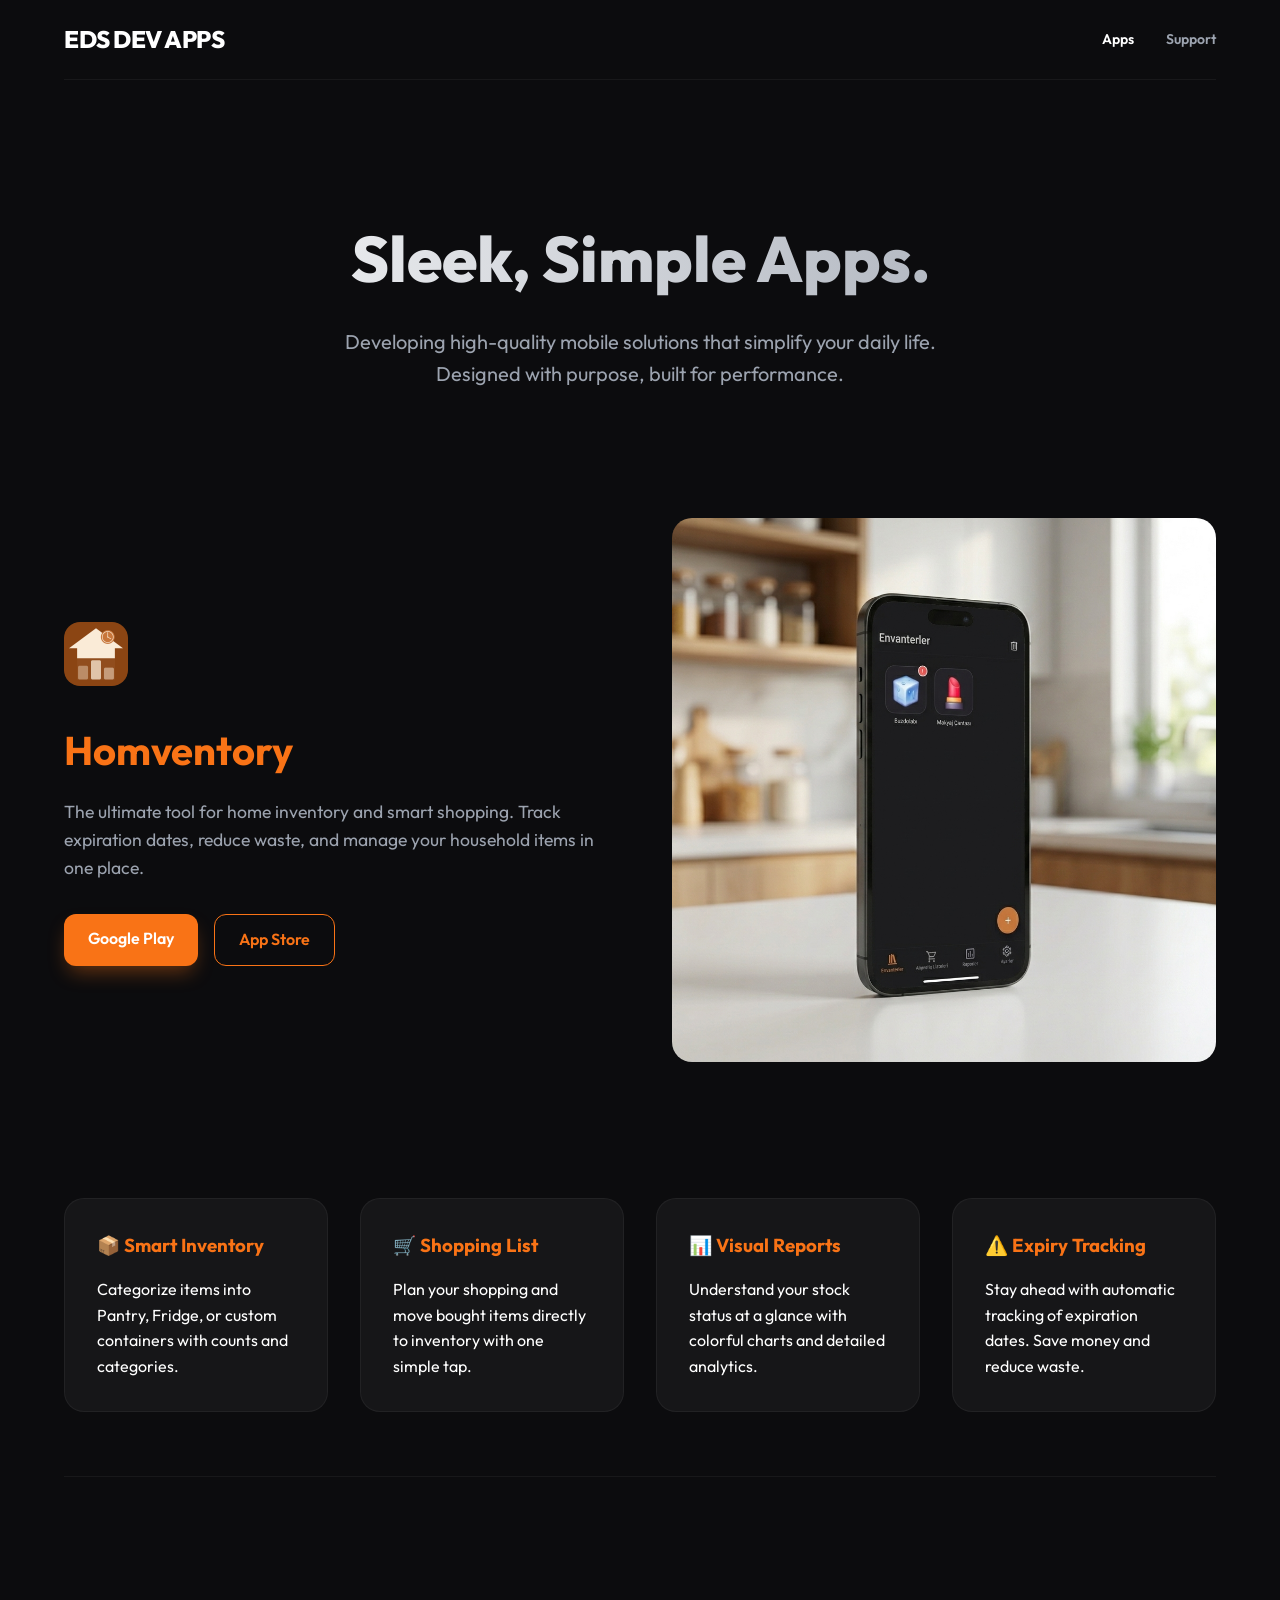
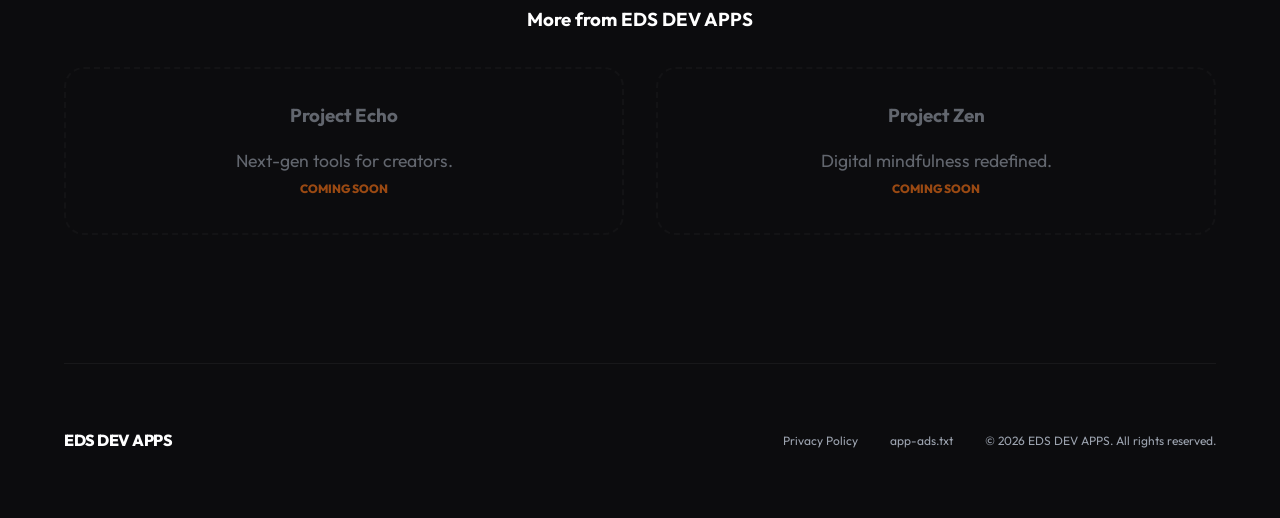
<file: index.html>
<!DOCTYPE html>
<html lang="en">
<head>
    <meta charset="UTF-8">
    <meta name="viewport" content="width=device-width, initial-scale=1.0">
    <title>Homventory | Smart Home Inventory & Shopping List</title>
    <meta name="description" content="Homventory - Manage your home inventory, track expiration dates, and simplify your shopping list. Developed by EDS DEV APPS.">
    <link rel="preconnect" href="https://fonts.googleapis.com">
    <link rel="preconnect" href="https://fonts.gstatic.com" crossorigin>
    <link href="https://fonts.googleapis.com/css2?family=Outfit:wght@400;600;800&display=swap" rel="stylesheet">
    <link rel="stylesheet" href="style.css">
</head>
<body>
    <div class="container">
        <header>
            <div class="logo-text">EDS DEV APPS</div>
            <nav style="display: flex; gap: 2rem; font-size: 0.875rem; font-weight: 600;">
                <a href="#apps" style="color: var(--text-primary); text-decoration: none;">Apps</a>
                <a href="mailto:contact@edsapps.com" style="color: var(--text-secondary); text-decoration: none;">Support</a>
            </nav>
        </header>

        <section class="hero">
            <h1>Sleek, Simple Apps.</h1>
            <p>Developing high-quality mobile solutions that simplify your daily life. Designed with purpose, built for performance.</p>
        </section>

        <section id="apps" class="app-hero">
            <div class="app-meta">
                <img src="icon.png" alt="Homventory Logo" id="app-icon">
                <h2>Homventory</h2>
                <p style="color: var(--text-secondary); margin-bottom: 2rem; font-size: 1.1rem;">The ultimate tool for home inventory and smart shopping. Track expiration dates, reduce waste, and manage your household items in one place.</p>
                <div style="display: flex; gap: 1rem;">
                    <a href="#" class="btn" style="background: var(--accent-orange); color: #fff; padding: 0.75rem 1.5rem; text-decoration: none; border-radius: 12px; font-weight: 600; box-shadow: 0 10px 20px -5px rgba(249, 115, 22, 0.4);">Google Play</a>
                    <a href="#" class="btn" style="background: transparent; border: 1px solid var(--accent-orange); color: var(--accent-orange); padding: 0.75rem 1.5rem; text-decoration: none; border-radius: 12px; font-weight: 600;">App Store</a>
                </div>
            </div>
            <div class="app-screen">
                <img src="inventory_premium.png" alt="Homventory Premium Inventory Mockup" style="width: 100%; border-radius: 20px;">
            </div>
        </section>


        <section class="features">
            <div class="feature-card">
                <h3>📦 Smart Inventory</h3>
                <p>Categorize items into Pantry, Fridge, or custom containers with counts and categories.</p>
            </div>
            <div class="feature-card">
                <h3>🛒 Shopping List</h3>
                <p>Plan your shopping and move bought items directly to inventory with one simple tap.</p>
            </div>
            <div class="feature-card">
                <h3>📊 Visual Reports</h3>
                <p>Understand your stock status at a glance with colorful charts and detailed analytics.</p>
            </div>
            <div class="feature-card">
                <h3>⚠️ Expiry Tracking</h3>
                <p>Stay ahead with automatic tracking of expiration dates. Save money and reduce waste.</p>
            </div>
        </section>

        <section class="dev-section">
            <h3 style="margin-bottom: 2rem;">More from EDS DEV APPS</h3>
            <div style="display: grid; grid-template-columns: repeat(auto-fit, minmax(250px, 1fr)); gap: 2rem;">
                <div class="feature-card" style="opacity: 0.6; border: 2px dashed var(--glass-border); background: transparent;">
                    <h3 style="color: var(--text-secondary);">Project Echo</h3>
                    <p>Next-gen tools for creators.</p>
                    <span style="font-size: 0.75rem; font-weight: 800; color: var(--accent-orange);">COMING SOON</span>
                </div>
                <div class="feature-card" style="opacity: 0.6; border: 2px dashed var(--glass-border); background: transparent;">
                    <h3 style="color: var(--text-secondary);">Project Zen</h3>
                    <p>Digital mindfulness redefined.</p>
                    <span style="font-size: 0.75rem; font-weight: 800; color: var(--accent-orange);">COMING SOON</span>
                </div>
            </div>
        </section>

        <footer>
            <div class="logo-text" style="font-size: 1rem;">EDS DEV APPS</div>
            <div style="display: flex; gap: 2rem; align-items: center;">
                <a href="homventory/privacy.html"
                    style="font-size: 0.75rem; color: var(--text-secondary); text-decoration: none;">Privacy Policy</a>
                <a href="app-ads.txt"
                    style="font-size: 0.75rem; color: var(--text-secondary); text-decoration: none;">app-ads.txt</a>
                <p style="font-size: 0.75rem;">&copy; 2026 EDS DEV APPS. All rights reserved.</p>
            </div>
        </footer>
    </div>
</body>
</html>
</file>
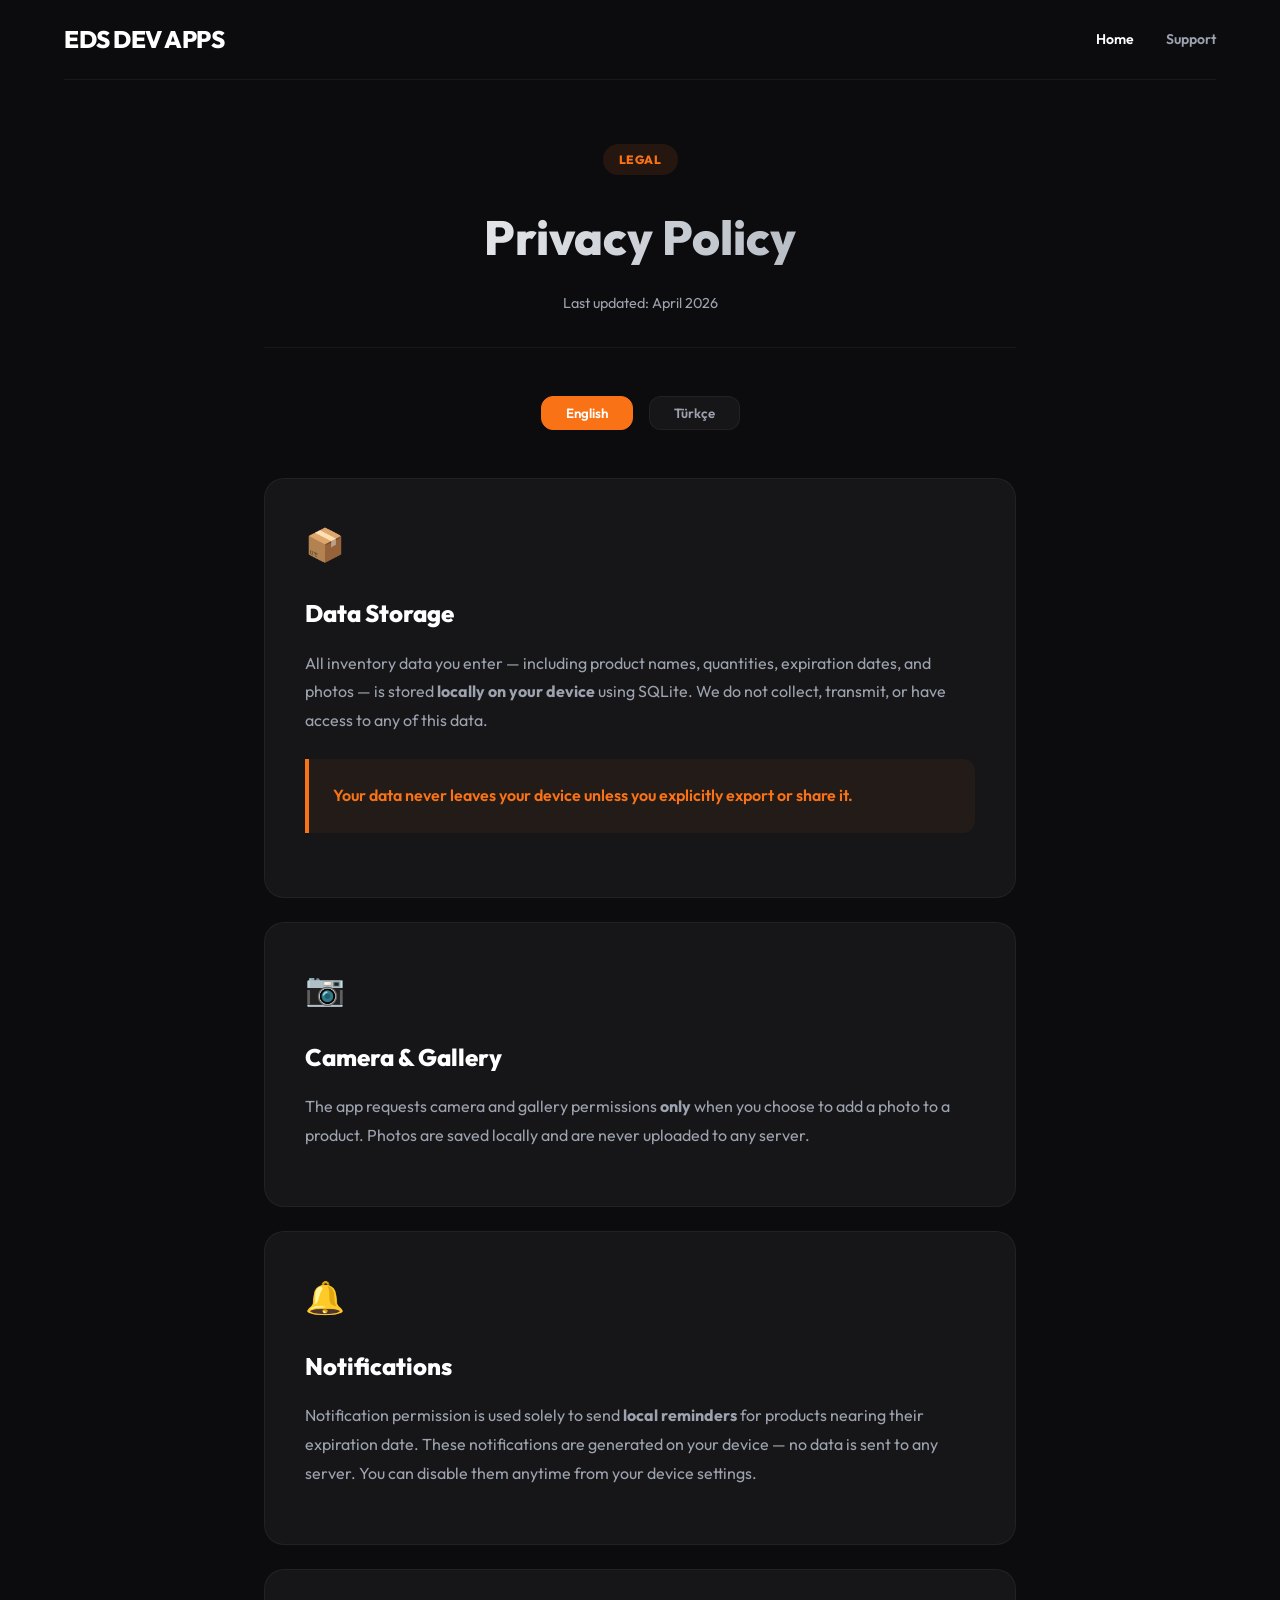
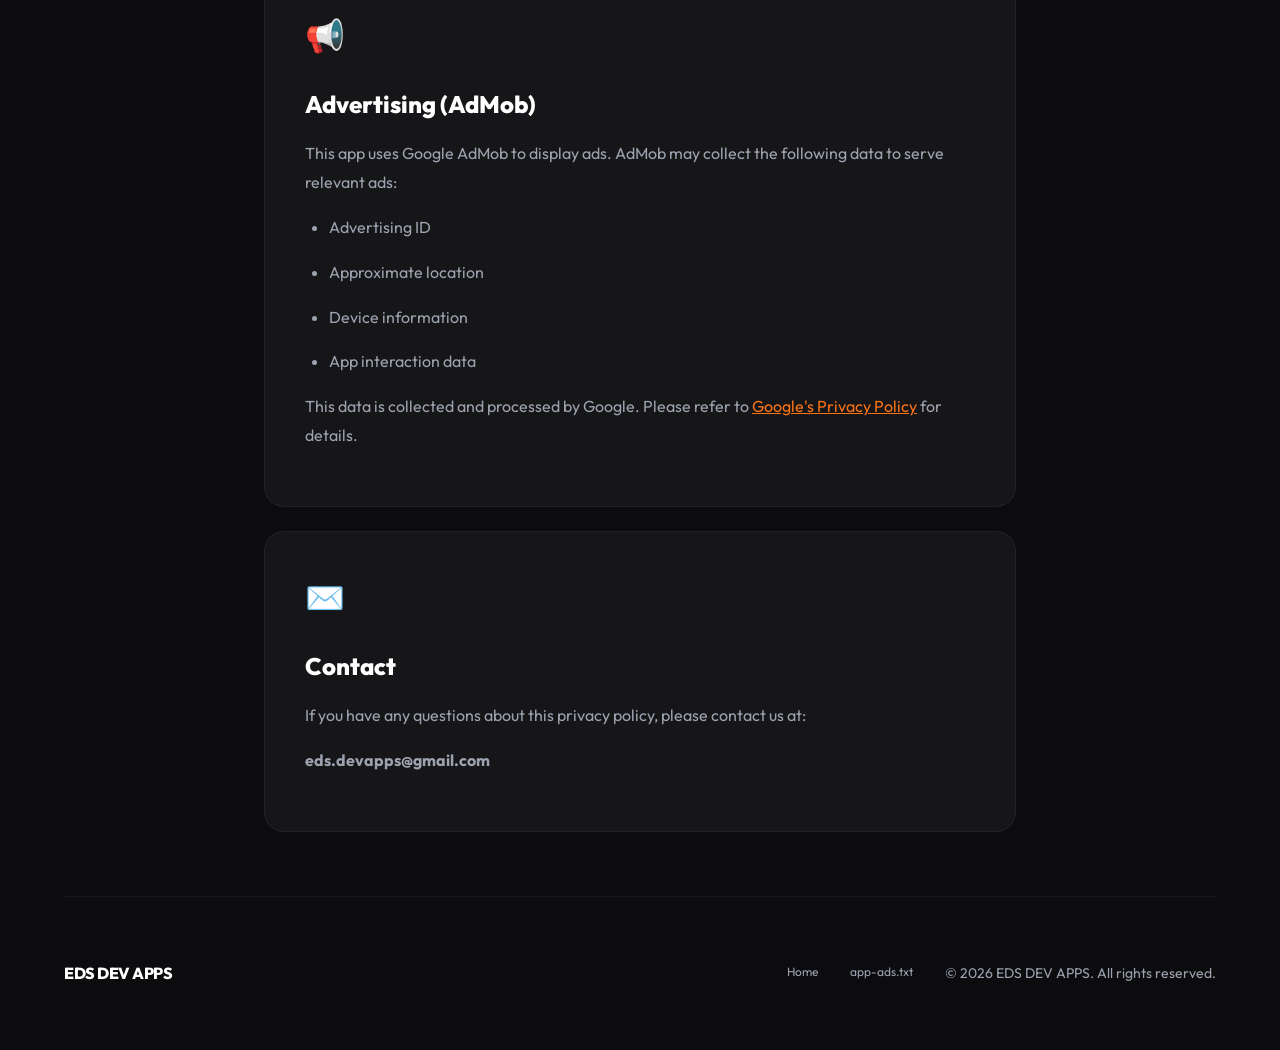
<file: homventory/privacy.html>
<!DOCTYPE html>
<html lang="en">

<head>
    <meta charset="UTF-8">
    <meta name="viewport" content="width=device-width, initial-scale=1.0">
    <title>Privacy Policy | EDS DEV APPS</title>
    <link rel="preconnect" href="https://fonts.googleapis.com">
    <link rel="preconnect" href="https://fonts.gstatic.com" crossorigin>
    <link href="https://fonts.googleapis.com/css2?family=Outfit:wght@400;600;800&display=swap" rel="stylesheet">
    <link rel="stylesheet" href="../style.css">
    <style>
        .privacy-container {
            max-width: 800px;
            margin: 4rem auto;
            padding: 0 1.5rem;
        }

        .privacy-header {
            text-align: center;
            margin-bottom: 3rem;
            padding-bottom: 2rem;
            border-bottom: 1px solid var(--glass-border);
        }

        .badge {
            display: inline-block;
            background: rgba(249, 115, 22, 0.1);
            color: var(--accent-orange);
            font-size: 0.75rem;
            font-weight: 800;
            letter-spacing: 0.05em;
            text-transform: uppercase;
            padding: 6px 16px;
            border-radius: 20px;
            margin-bottom: 1.5rem;
        }

        .privacy-header h1 {
            font-size: 3rem;
            font-weight: 800;
            margin-bottom: 1rem;
            background: linear-gradient(to right, #fff, var(--text-secondary));
            -webkit-background-clip: text;
            -webkit-text-fill-color: transparent;
        }

        .subtitle {
            color: var(--text-secondary);
            font-size: 0.9rem;
        }

        .lang-switcher {
            display: flex;
            justify-content: center;
            gap: 1rem;
            margin-bottom: 3rem;
        }

        .lang-btn {
            padding: 8px 24px;
            border-radius: 12px;
            border: 1px solid var(--glass-border);
            background: var(--card-bg);
            color: var(--text-secondary);
            font-family: inherit;
            font-weight: 600;
            cursor: pointer;
            transition: all 0.3s ease;
        }

        .lang-btn:hover {
            border-color: var(--accent-orange);
            color: var(--text-primary);
        }

        .lang-btn.active {
            background: var(--accent-orange);
            border-color: var(--accent-orange);
            color: #fff;
        }

        .privacy-section {
            background: var(--card-bg);
            border: 1px solid var(--glass-border);
            border-radius: 20px;
            padding: 2.5rem;
            margin-bottom: 1.5rem;
            transition: transform 0.3s ease, border-color 0.3s ease;
        }

        .privacy-section:hover {
            border-color: rgba(249, 115, 22, 0.3);
            transform: translateY(-4px);
        }

        .section-icon {
            font-size: 2rem;
            margin-bottom: 1.5rem;
            display: block;
        }

        .privacy-section h2 {
            font-size: 1.5rem;
            font-weight: 800;
            margin-bottom: 1rem;
            color: var(--text-primary);
        }

        .privacy-section p,
        .privacy-section li {
            color: var(--text-secondary);
            line-height: 1.8;
            margin-bottom: 1rem;
        }

        .privacy-section ul {
            padding-left: 1.5rem;
            margin-bottom: 1rem;
        }

        .highlight {
            background: rgba(249, 115, 22, 0.05);
            border-left: 4px solid var(--accent-orange);
            padding: 1.5rem;
            border-radius: 0 12px 12px 0;
            margin: 1.5rem 0;
            color: var(--accent-orange);
            font-weight: 600;
        }

        .lang-content {
            display: none;
        }

        .lang-content.active {
            display: block;
            animation: fadeIn 0.5s ease;
        }

        @keyframes fadeIn {
            from {
                opacity: 0;
                transform: translateY(10px);
            }

            to {
                opacity: 1;
                transform: translateY(0);
            }
        }

        @media (max-width: 768px) {
            .privacy-header h1 {
                font-size: 2rem;
            }

            .privacy-section {
                padding: 1.5rem;
            }
        }
    </style>
</head>

<body>
    <div class="container">
        <header>
            <div class="logo-text">EDS DEV APPS</div>
            <nav style="display: flex; gap: 2rem; font-size: 0.875rem; font-weight: 600;">
                <a href="../index.html" style="color: var(--text-primary); text-decoration: none;">Home</a>
                <a href="mailto:eds.devapps@gmail.com"
                    style="color: var(--text-secondary); text-decoration: none;">Support</a>
            </nav>
        </header>

        <div class="privacy-container">
            <div class="privacy-header">
                <span class="badge">Legal</span>
                <h1>Privacy Policy</h1>
                <p class="subtitle">Last updated: April 2026</p>
            </div>

            <div class="lang-switcher">
                <button class="lang-btn active" onclick="switchLang('en')">English</button>
                <button class="lang-btn" onclick="switchLang('tr')">Türkçe</button>
            </div>

            <!-- ENGLISH -->
            <div class="lang-content active" id="lang-en">
                <div class="privacy-section">
                    <span class="section-icon">📦</span>
                    <h2>Data Storage</h2>
                    <p>All inventory data you enter — including product names, quantities, expiration dates, and photos
                        — is stored <strong>locally on your device</strong> using SQLite. We do not collect, transmit,
                        or have access to any of this data.</p>
                    <div class="highlight">Your data never leaves your device unless you explicitly export or share it.
                    </div>
                </div>

                <div class="privacy-section">
                    <span class="section-icon">📷</span>
                    <h2>Camera & Gallery</h2>
                    <p>The app requests camera and gallery permissions <strong>only</strong> when you choose to add a
                        photo to a product. Photos are saved locally and are never uploaded to any server.</p>
                </div>

                <div class="privacy-section">
                    <span class="section-icon">🔔</span>
                    <h2>Notifications</h2>
                    <p>Notification permission is used solely to send <strong>local reminders</strong> for products
                        nearing their expiration date. These notifications are generated on your device — no data is
                        sent to any server. You can disable them anytime from your device settings.</p>
                </div>

                <div class="privacy-section">
                    <span class="section-icon">📢</span>
                    <h2>Advertising (AdMob)</h2>
                    <p>This app uses Google AdMob to display ads. AdMob may collect the following data to serve relevant
                        ads:</p>
                    <ul>
                        <li>Advertising ID</li>
                        <li>Approximate location</li>
                        <li>Device information</li>
                        <li>App interaction data</li>
                    </ul>
                    <p>This data is collected and processed by Google. Please refer to <a
                            href="https://policies.google.com/privacy" style="color: var(--accent-orange);">Google's
                            Privacy Policy</a> for details.</p>
                </div>

                <div class="privacy-section">
                    <span class="section-icon">✉️</span>
                    <h2>Contact</h2>
                    <p>If you have any questions about this privacy policy, please contact us at:</p>
                    <p><strong>eds.devapps@gmail.com</strong></p>
                </div>
            </div>

            <!-- TÜRKÇE -->
            <div class="lang-content" id="lang-tr">
                <div class="privacy-section">
                    <span class="section-icon">📦</span>
                    <h2>Veri Depolama</h2>
                    <p>Ürün adları, miktarlar, son kullanma tarihleri ve fotoğraflar dahil girdiğiniz tüm envanter
                        verileri, SQLite kullanılarak <strong>cihazınızda yerel olarak</strong> saklanır. Bu verileri
                        toplamıyor, iletmiyor veya erişmiyoruz.</p>
                    <div class="highlight">Verileriniz, siz özellikle dışa aktarma veya paylaşım yapmadıkça cihazınızdan
                        çıkmaz.</div>
                </div>

                <div class="privacy-section">
                    <span class="section-icon">📷</span>
                    <h2>Kamera ve Galeri</h2>
                    <p>Uygulama, kamera ve galeri iznini <strong>yalnızca</strong> bir ürüne fotoğraf eklemek
                        istediğinizde talep eder. Fotoğraflar yerel olarak kaydedilir ve hiçbir sunucuya yüklenmez.</p>
                </div>

                <div class="privacy-section">
                    <span class="section-icon">🔔</span>
                    <h2>Bildirimler</h2>
                    <p>Bildirim izni yalnızca son kullanma tarihi yaklaşan ürünler için <strong>yerel
                            hatırlatmalar</strong> göndermek amacıyla kullanılır. Bu bildirimler cihazınızda
                        oluşturulur, herhangi bir sunucuya veri gönderilmez. Sistem ayarlarından istediğiniz zaman
                        kapatabilirsiniz.</p>
                </div>

                <div class="privacy-section">
                    <span class="section-icon">📢</span>
                    <h2>Reklamlar (AdMob)</h2>
                    <p>Bu uygulama reklam göstermek için Google AdMob kullanmaktadır. AdMob, ilgili reklamlar sunmak
                        için aşağıdaki verileri toplayabilir:</p>
                    <ul>
                        <li>Reklam kimliği</li>
                        <li>Yaklaşık konum</li>
                        <li>Cihaz bilgisi</li>
                        <li>Uygulama etkileşim verileri</li>
                    </ul>
                    <p>Bu veriler Google tarafından toplanıp işlenmektedir. Ayrıntılar için <a
                            href="https://policies.google.com/privacy" style="color: var(--accent-orange);">Google
                            Gizlilik Politikası</a>'na bakabilirsiniz.</p>
                </div>

                <div class="privacy-section">
                    <span class="section-icon">✉️</span>
                    <h2>İletişim</h2>
                    <p>Bu gizlilik politikasıyla ilgili sorularınız için bizimle iletişime geçebilirsiniz:</p>
                    <p><strong>eds.devapps@gmail.com</strong></p>
                </div>
            </div>
        </div>

        <footer>
            <div class="logo-text" style="font-size: 1rem;">EDS DEV APPS</div>
            <div style="display: flex; gap: 2rem;">
                <a href="../index.html" style="font-size: 0.75rem; color: var(--text-secondary);">Home</a>
                <a href="../app-ads.txt" style="font-size: 0.75rem; color: var(--text-secondary);">app-ads.txt</a>
                <p>&copy; 2026 EDS DEV APPS. All rights reserved.</p>
            </div>
        </footer>
    </div>

    <script>
        function switchLang(lang) {
            document.querySelectorAll('.lang-content').forEach(el => el.classList.remove('active'));
            document.querySelectorAll('.lang-btn').forEach(el => el.classList.remove('active'));
            document.getElementById('lang-' + lang).classList.add('active');
            event.target.classList.add('active');
        }
    </script>
</body>

</html>
</file>
<file: style.css>
:root {
  --bg-color: #0c0c0e;
  --card-bg: #161618;
  --accent-orange: #f97316;
  --text-primary: #ffffff;
  --text-secondary: #9ca3af;
  --glass-border: rgba(255, 255, 255, 0.05);
  --font-family: 'Outfit', sans-serif;
}

* {
  margin: 0;
  padding: 0;
  box-sizing: border-box;
}

body {
  background-color: var(--bg-color);
  color: var(--text-primary);
  font-family: var(--font-family);
  line-height: 1.6;
  overflow-x: hidden;
}

.container {
  max-width: 1200px;
  margin: 0 auto;
  padding: 0 1.5rem;
}

/* Header */
header {
  height: 80px;
  display: flex;
  justify-content: space-between;
  align-items: center;
  border-bottom: 1px solid var(--glass-border);
}

.logo-text {
  font-size: 1.5rem;
  font-weight: 800;
  letter-spacing: -0.5px;
  color: var(--text-primary);
}

/* Hero */
.hero {
  padding: 8rem 0 4rem;
  text-align: center;
}

.hero h1 {
  font-size: 4rem;
  font-weight: 800;
  margin-bottom: 1rem;
  background: linear-gradient(to right, #fff, var(--text-secondary));
  -webkit-background-clip: text;
  -webkit-text-fill-color: transparent;
}

.hero p {
  font-size: 1.25rem;
  color: var(--text-secondary);
  max-width: 600px;
  margin: 0 auto;
}

/* App Hero Section */
.app-hero {
  display: grid;
  grid-template-columns: 1fr 1fr;
  gap: 4rem;
  align-items: center;
  padding: 4rem 0;
}

.app-meta h2 {
  font-size: 2.5rem;
  margin-bottom: 1rem;
  color: var(--accent-orange);
}

#app-icon {
  width: 64px;
  height: 64px;
  border-radius: 16px;
  margin-bottom: 1.5rem;
}

/* Screenshot Gallery */
.gallery {
  padding: 4rem 0;
}

.gallery h2 {
  font-size: 2rem;
  text-align: center;
  margin-bottom: 3rem;
}

.screenshot-grid {
  display: flex;
  gap: 1.5rem;
  overflow-x: auto;
  padding-bottom: 2rem;
  scroll-behavior: smooth;
  scrollbar-width: thin;
  scrollbar-color: var(--accent-orange) transparent;
}

/* Phone Container */
.phone-frame {
  width: 100%;
  max-width: 280px;
  margin: 0 auto;
  border: 12px solid #1f1f22;
  border-radius: 36px;
  overflow: hidden;
  box-shadow: 0 30px 60px -12px rgba(0, 0, 0, 0.7);
  background: #000;
  position: relative;
}

.phone-frame::before {
  content: '';
  position: absolute;
  top: 0;
  left: 50%;
  transform: translateX(-50%);
  width: 100px;
  height: 20px;
  background: #1f1f22;
  border-bottom-left-radius: 12px;
  border-bottom-right-radius: 12px;
  z-index: 10;
}

.phone-frame img {
  width: 100%;
  display: block;
}

.screenshot-grid {
  display: flex;
  gap: 2rem;
  overflow-x: auto;
  padding: 2rem 0;
  scroll-snap-type: x mandatory;
}

.screenshot-item {
  flex: 0 0 280px;
  scroll-snap-align: start;
}

/* Features */
.features {
  display: grid;
  grid-template-columns: repeat(auto-fit, minmax(250px, 1fr));
  gap: 2rem;
  padding: 4rem 0;
}

.feature-card {
  background: var(--card-bg);
  padding: 2rem;
  border-radius: 20px;
  border: 1px solid var(--glass-border);
}

.feature-card h3 {
  color: var(--accent-orange);
  margin-bottom: 1rem;
}

/* Developer Section */
.dev-section {
  padding: 8rem 0;
  text-align: center;
  border-top: 1px solid var(--glass-border);
}

.dev-section p {
  color: var(--text-secondary);
  font-size: 1.1rem;
}

/* Footer */
footer {
  padding: 4rem 0;
  border-top: 1px solid var(--glass-border);
  display: flex;
  justify-content: space-between;
  align-items: center;
  color: var(--text-secondary);
  font-size: 0.875rem;
}

footer a {
  color: var(--text-primary);
  text-decoration: none;
}

@media (max-width: 768px) {
  .app-hero { grid-template-columns: 1fr; text-align: center; }
  .hero h1 { font-size: 2.5rem; }
  .screenshot-grid { gap: 1rem; }
  .app-screen { flex: 0 0 240px; }
}
</file>
